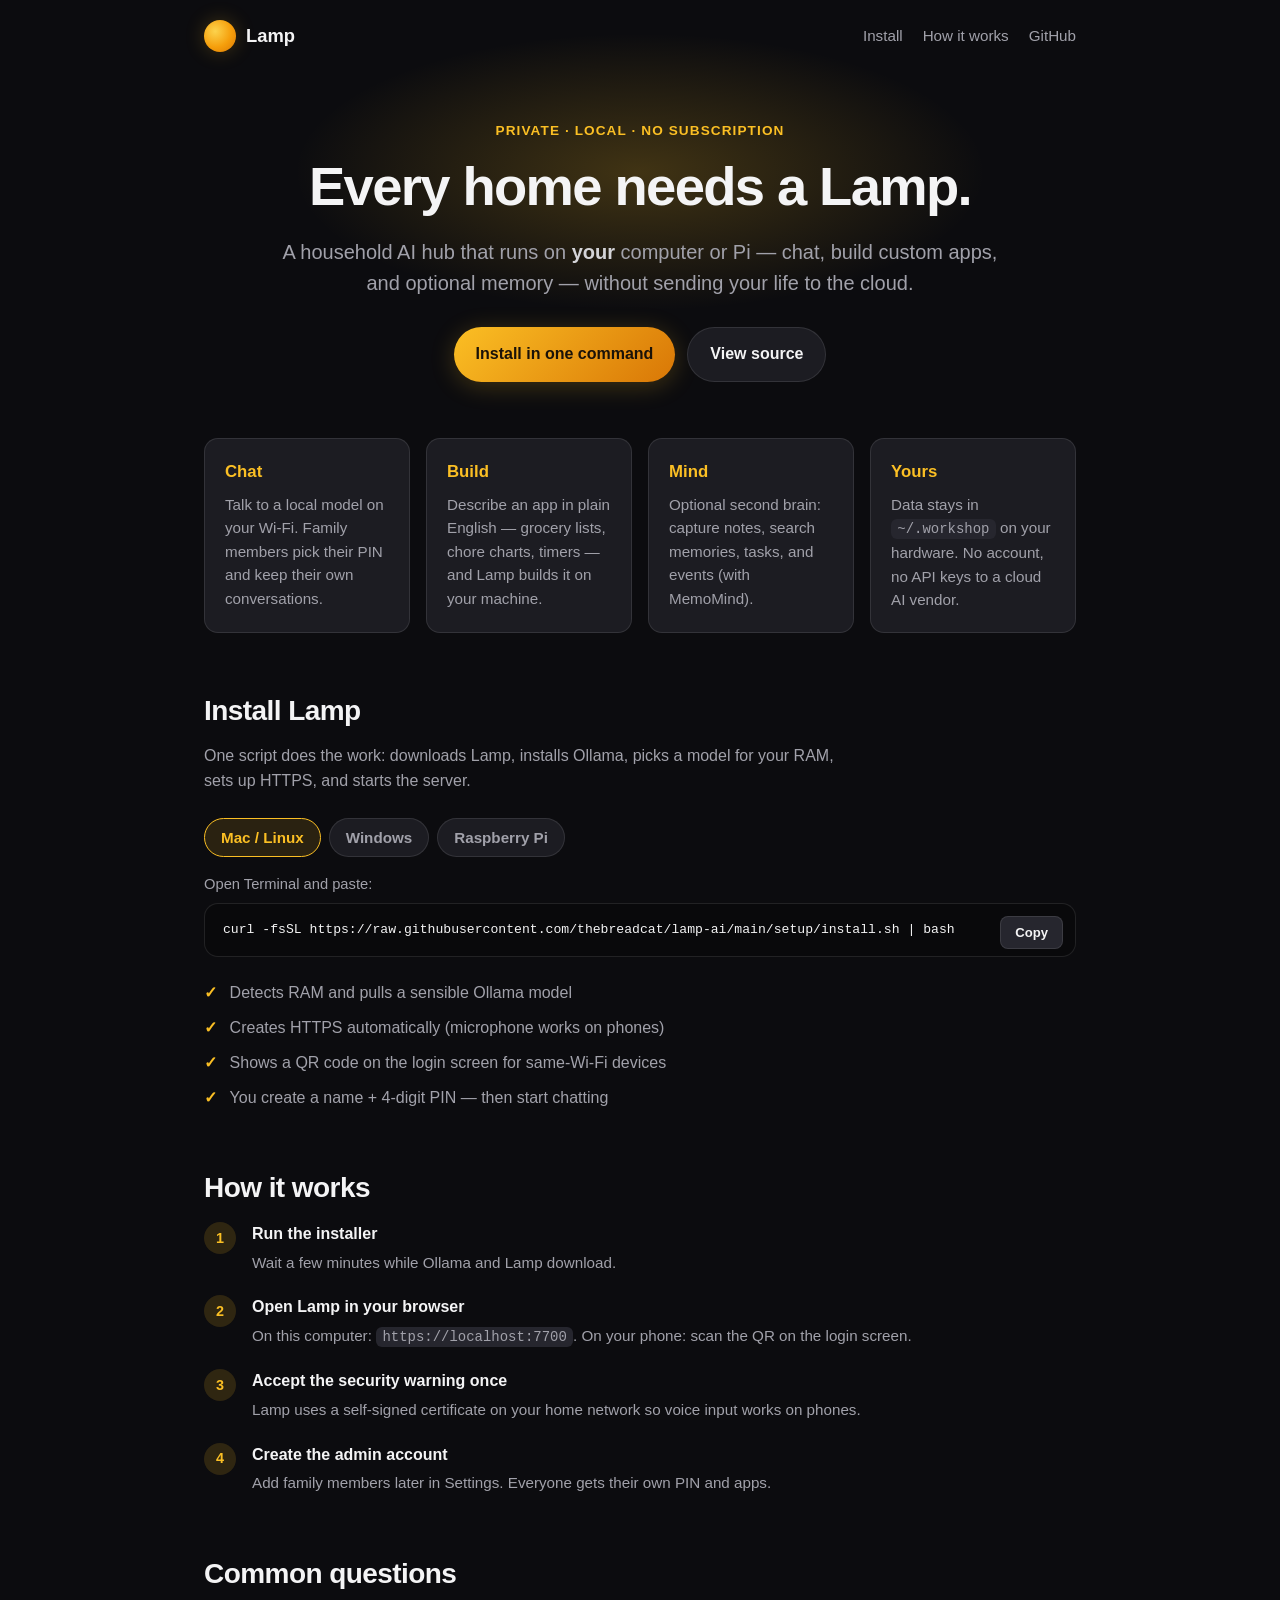
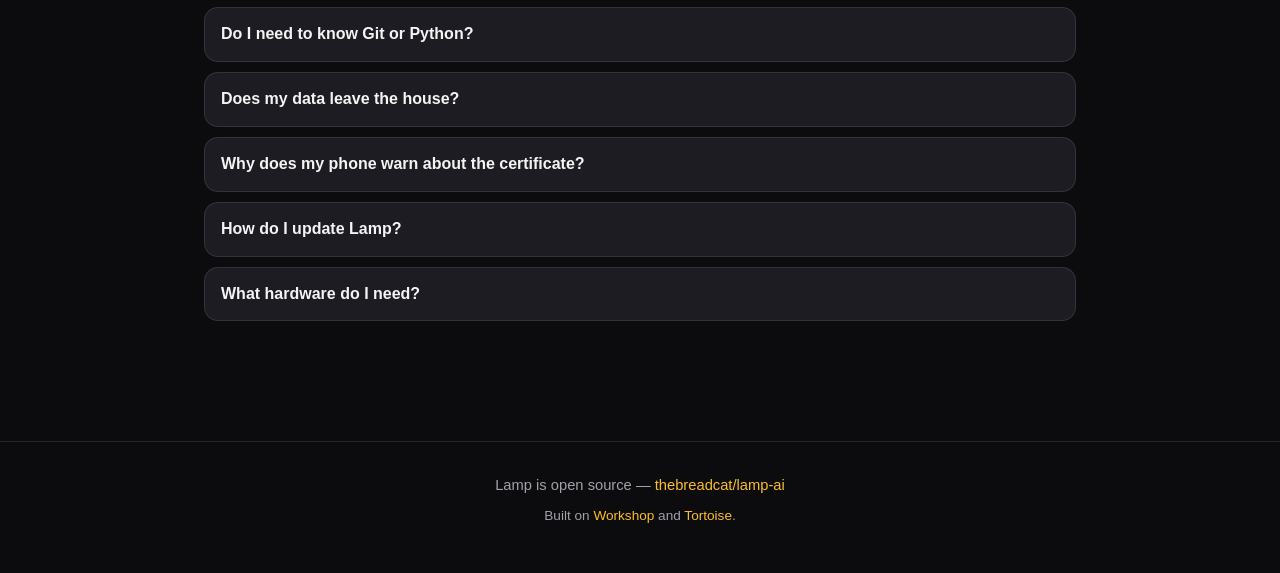
<file: docs/index.html>
<!DOCTYPE html>
<html lang="en">
<head>
  <meta charset="UTF-8">
  <meta name="viewport" content="width=device-width, initial-scale=1">
  <meta name="description" content="Lamp — a private, local AI assistant for your home. One command to install. Chat, build apps, and remember things without cloud accounts.">
  <meta name="theme-color" content="#0c0c0f">
  <title>Lamp — Every home needs a Lamp</title>
  <link rel="icon" href="assets/favicon.svg" type="image/svg+xml">
  <link rel="stylesheet" href="style.css">
</head>
<body>
  <header class="site-header">
    <a class="brand" href="./">
      <span class="brand-mark" aria-hidden="true"></span>
      <span class="brand-name">Lamp</span>
    </a>
    <nav class="site-nav">
      <a href="#install">Install</a>
      <a href="#how">How it works</a>
      <a href="https://github.com/thebreadcat/lamp-ai" target="_blank" rel="noopener">GitHub</a>
    </nav>
  </header>

  <main>
    <section class="hero">
      <div class="hero-glow" aria-hidden="true"></div>
      <p class="eyebrow">Private · Local · No subscription</p>
      <h1>Every home needs a Lamp.</h1>
      <p class="lead">
        A household AI hub that runs on <em>your</em> computer or Pi — chat, build custom apps,
        and optional memory — without sending your life to the cloud.
      </p>
      <div class="hero-actions">
        <a class="btn btn-primary" href="#install">Install in one command</a>
        <a class="btn btn-secondary" href="https://github.com/thebreadcat/lamp-ai" target="_blank" rel="noopener">View source</a>
      </div>
    </section>

    <section class="features" aria-label="Features">
      <article class="feature-card">
        <h2>Chat</h2>
        <p>Talk to a local model on your Wi‑Fi. Family members pick their PIN and keep their own conversations.</p>
      </article>
      <article class="feature-card">
        <h2>Build</h2>
        <p>Describe an app in plain English — grocery lists, chore charts, timers — and Lamp builds it on your machine.</p>
      </article>
      <article class="feature-card">
        <h2>Mind</h2>
        <p>Optional second brain: capture notes, search memories, tasks, and events (with MemoMind).</p>
      </article>
      <article class="feature-card">
        <h2>Yours</h2>
        <p>Data stays in <code>~/.workshop</code> on your hardware. No account, no API keys to a cloud AI vendor.</p>
      </article>
    </section>

    <section id="install" class="install">
      <h2>Install Lamp</h2>
      <p class="section-lead">One script does the work: downloads Lamp, installs Ollama, picks a model for your RAM, sets up HTTPS, and starts the server.</p>

      <div class="platform-tabs" role="tablist">
        <button type="button" class="tab active" role="tab" aria-selected="true" data-panel="mac">Mac / Linux</button>
        <button type="button" class="tab" role="tab" aria-selected="false" data-panel="win">Windows</button>
        <button type="button" class="tab" role="tab" aria-selected="false" data-panel="pi">Raspberry Pi</button>
      </div>

      <div class="panel active" id="panel-mac" role="tabpanel">
        <p class="panel-hint">Open Terminal and paste:</p>
        <div class="code-block">
          <pre id="cmd-mac">curl -fsSL https://raw.githubusercontent.com/thebreadcat/lamp-ai/main/setup/install.sh | bash</pre>
          <button type="button" class="copy-btn" data-copy="cmd-mac">Copy</button>
        </div>
      </div>

      <div class="panel" id="panel-win" role="tabpanel" hidden>
        <p class="panel-hint">Open PowerShell and paste:</p>
        <div class="code-block">
          <pre id="cmd-win">irm https://raw.githubusercontent.com/thebreadcat/lamp-ai/main/setup/install.ps1 | iex</pre>
          <button type="button" class="copy-btn" data-copy="cmd-win">Copy</button>
        </div>
        <p class="panel-note">Or download <a href="https://github.com/thebreadcat/lamp-ai/blob/main/setup/install.bat">install.bat</a> from GitHub and double‑click it.</p>
      </div>

      <div class="panel" id="panel-pi" role="tabpanel" hidden>
        <p class="panel-hint">For a dedicated home device (Pi 4/5):</p>
        <div class="code-block">
          <pre id="cmd-pi">curl -fsSL https://raw.githubusercontent.com/thebreadcat/lamp-ai/main/setup/first-boot.sh | sudo bash</pre>
          <button type="button" class="copy-btn" data-copy="cmd-pi">Copy</button>
        </div>
        <p class="panel-note">Creates a Wi‑Fi setup hotspot, installs Ollama, and serves at <strong>lamp.local</strong>. See the <a href="https://github.com/thebreadcat/lamp-ai/blob/main/setup/README.md">Pi setup guide</a>.</p>
      </div>

      <ul class="install-checklist">
        <li>Detects RAM and pulls a sensible Ollama model</li>
        <li>Creates HTTPS automatically (microphone works on phones)</li>
        <li>Shows a QR code on the login screen for same‑Wi‑Fi devices</li>
        <li>You create a name + 4‑digit PIN — then start chatting</li>
      </ul>
    </section>

    <section id="how" class="steps">
      <h2>How it works</h2>
      <ol class="step-list">
        <li>
          <strong>Run the installer</strong>
          <span>Wait a few minutes while Ollama and Lamp download.</span>
        </li>
        <li>
          <strong>Open Lamp in your browser</strong>
          <span>On this computer: <code>https://localhost:7700</code>. On your phone: scan the QR on the login screen.</span>
        </li>
        <li>
          <strong>Accept the security warning once</strong>
          <span>Lamp uses a self‑signed certificate on your home network so voice input works on phones.</span>
        </li>
        <li>
          <strong>Create the admin account</strong>
          <span>Add family members later in Settings. Everyone gets their own PIN and apps.</span>
        </li>
      </ol>
    </section>

    <section class="faq">
      <h2>Common questions</h2>
      <details>
        <summary>Do I need to know Git or Python?</summary>
        <p>No. The installer handles downloads, Ollama, HTTPS, and starting the server. You only need a Mac, PC, or Pi with internet for the first run.</p>
      </details>
      <details>
        <summary>Does my data leave the house?</summary>
        <p>Chat and apps run against a model on your machine (via Ollama). Nothing is sent to Lamp’s servers — there aren’t any.</p>
      </details>
      <details>
        <summary>Why does my phone warn about the certificate?</summary>
        <p>Browsers require HTTPS for the microphone off‑localhost. Lamp generates a private certificate for your Wi‑Fi. Tap through the warning once per device — that’s normal for self‑hosted home software.</p>
      </details>
      <details>
        <summary>How do I update Lamp?</summary>
        <p>When an update is available, admins see a banner in Lamp. Stop the server, then run <code>python3 lamp.py --update</code> from your Lamp folder (or <code>./setup/update.sh</code>). Your data in <code>~/.workshop</code> is kept. Restart Lamp when it finishes.</p>
      </details>
      <details>
        <summary>What hardware do I need?</summary>
        <p>A Mac or PC with 8 GB+ RAM works well. For an always‑on home hub, a Raspberry Pi 4 (4 GB+) or Pi 5 is ideal — see the <a href="https://github.com/thebreadcat/lamp-ai/blob/main/PI-REQUIREMENTS.md">Pi requirements</a>.</p>
      </details>
    </section>
  </main>

  <footer class="site-footer">
    <p>Lamp is open source — <a href="https://github.com/thebreadcat/lamp-ai">thebreadcat/lamp-ai</a></p>
    <p class="footer-sub">Built on <a href="https://github.com/thebreadcat/workshop">Workshop</a> and <a href="https://github.com/thebreadcat/tortoise">Tortoise</a>.</p>
  </footer>

  <script>
    document.querySelectorAll(".platform-tabs .tab").forEach((tab) => {
      tab.addEventListener("click", () => {
        document.querySelectorAll(".platform-tabs .tab").forEach((t) => {
          t.classList.toggle("active", t === tab);
          t.setAttribute("aria-selected", t === tab ? "true" : "false");
        });
        document.querySelectorAll(".panel").forEach((p) => {
          const on = p.id === "panel-" + tab.dataset.panel;
          p.classList.toggle("active", on);
          p.hidden = !on;
        });
      });
    });
    document.querySelectorAll(".copy-btn").forEach((btn) => {
      btn.addEventListener("click", async () => {
        const id = btn.dataset.copy;
        const text = document.getElementById(id)?.textContent?.trim();
        if (!text) return;
        try {
          await navigator.clipboard.writeText(text);
          const prev = btn.textContent;
          btn.textContent = "Copied!";
          setTimeout(() => { btn.textContent = prev; }, 1600);
        } catch (_) {
          btn.textContent = "Select & copy";
        }
      });
    });
  </script>
</body>
</html>
</file>
<file: docs/style.css>
*, *::before, *::after { box-sizing: border-box; margin: 0; padding: 0; }

:root {
  color-scheme: dark;
  --bg: #0c0c0f;
  --surface: #1c1c22;
  --surface-raised: #26262e;
  --border: rgba(255, 255, 255, 0.1);
  --text: #f4f4f5;
  --muted: #a1a1aa;
  --accent: #fbbf24;
  --accent-d: #d97706;
  --accent-glow: rgba(251, 191, 36, 0.22);
  --on-accent: #1a1208;
  --r: 14px;
  --max: 920px;
  font-family: -apple-system, BlinkMacSystemFont, "Segoe UI", Roboto, Helvetica, Arial, sans-serif;
  line-height: 1.55;
  background: var(--bg);
  color: var(--text);
}

body { min-height: 100vh; }

a { color: var(--accent); text-decoration: none; }
a:hover { text-decoration: underline; }

code {
  font-family: ui-monospace, SFMono-Regular, Menlo, Monaco, Consolas, monospace;
  font-size: 0.92em;
  background: var(--surface-raised);
  padding: 0.15em 0.45em;
  border-radius: 6px;
}

.site-header {
  display: flex;
  align-items: center;
  justify-content: space-between;
  gap: 16px;
  max-width: var(--max);
  margin: 0 auto;
  padding: 20px 24px;
}

.brand {
  display: flex;
  align-items: center;
  gap: 10px;
  color: var(--text);
  text-decoration: none;
  font-weight: 700;
  font-size: 1.15rem;
}

.brand-mark {
  width: 32px;
  height: 32px;
  border-radius: 50%;
  background: radial-gradient(circle at 35% 35%, #fcd34d, #f59e0b 55%, #d97706);
  box-shadow: 0 0 20px var(--accent-glow);
}

.site-nav {
  display: flex;
  gap: 20px;
  font-size: 0.95rem;
}

.site-nav a { color: var(--muted); text-decoration: none; }
.site-nav a:hover { color: var(--text); }

main {
  max-width: var(--max);
  margin: 0 auto;
  padding: 0 24px 64px;
}

.hero {
  position: relative;
  text-align: center;
  padding: 48px 0 56px;
}

.hero-glow {
  position: absolute;
  inset: -40px 10% auto;
  height: 280px;
  background: radial-gradient(ellipse at center, var(--accent-glow), transparent 70%);
  pointer-events: none;
}

.eyebrow {
  position: relative;
  font-size: 0.85rem;
  font-weight: 600;
  letter-spacing: 0.08em;
  text-transform: uppercase;
  color: var(--accent);
  margin-bottom: 16px;
}

.hero h1 {
  position: relative;
  font-size: clamp(2.2rem, 6vw, 3.4rem);
  font-weight: 700;
  letter-spacing: -0.03em;
  line-height: 1.1;
  margin-bottom: 20px;
}

.lead {
  position: relative;
  font-size: clamp(1.05rem, 2.5vw, 1.25rem);
  color: var(--muted);
  max-width: 36em;
  margin: 0 auto 28px;
}

.lead em { color: var(--subtle, #d4d4d8); font-style: normal; font-weight: 600; }

.hero-actions {
  position: relative;
  display: flex;
  flex-wrap: wrap;
  gap: 12px;
  justify-content: center;
}

.btn {
  display: inline-flex;
  align-items: center;
  justify-content: center;
  padding: 14px 22px;
  border-radius: 999px;
  font-weight: 600;
  font-size: 1rem;
  text-decoration: none;
  border: none;
  cursor: pointer;
  transition: transform 0.15s ease, box-shadow 0.15s ease;
}

.btn:hover { transform: translateY(-1px); text-decoration: none; }

.btn-primary {
  background: linear-gradient(135deg, var(--accent), var(--accent-d));
  color: var(--on-accent);
  box-shadow: 0 4px 24px var(--accent-glow);
}

.btn-secondary {
  background: var(--surface);
  color: var(--text);
  border: 1px solid var(--border);
}

.features {
  display: grid;
  grid-template-columns: repeat(auto-fit, minmax(200px, 1fr));
  gap: 16px;
  margin-bottom: 56px;
}

.feature-card {
  background: var(--surface);
  border: 1px solid var(--border);
  border-radius: var(--r);
  padding: 20px;
}

.feature-card h2 {
  font-size: 1.05rem;
  margin-bottom: 8px;
  color: var(--accent);
}

.feature-card p { font-size: 0.95rem; color: var(--muted); }

.install, .steps, .faq {
  margin-bottom: 56px;
}

.install h2, .steps h2, .faq h2 {
  font-size: 1.75rem;
  margin-bottom: 12px;
  letter-spacing: -0.02em;
}

.section-lead {
  color: var(--muted);
  margin-bottom: 24px;
  max-width: 40em;
}

.platform-tabs {
  display: flex;
  flex-wrap: wrap;
  gap: 8px;
  margin-bottom: 16px;
}

.tab {
  padding: 10px 16px;
  border-radius: 999px;
  border: 1px solid var(--border);
  background: var(--surface);
  color: var(--muted);
  font-size: 0.95rem;
  font-weight: 600;
  cursor: pointer;
}

.tab.active {
  background: rgba(251, 191, 36, 0.12);
  border-color: var(--accent);
  color: var(--accent);
}

.code-block {
  position: relative;
  background: #09090b;
  border: 1px solid var(--border);
  border-radius: var(--r);
  padding: 16px 88px 16px 18px;
  margin-bottom: 12px;
}

.code-block pre {
  overflow-x: auto;
  font-family: ui-monospace, SFMono-Regular, Menlo, Monaco, Consolas, monospace;
  font-size: 0.82rem;
  line-height: 1.5;
  white-space: pre-wrap;
  word-break: break-all;
}

.copy-btn {
  position: absolute;
  top: 12px;
  right: 12px;
  padding: 8px 14px;
  border-radius: 8px;
  border: 1px solid var(--border);
  background: var(--surface-raised);
  color: var(--text);
  font-size: 0.82rem;
  font-weight: 600;
  cursor: pointer;
}

.copy-btn:hover { border-color: var(--accent); color: var(--accent); }

.panel-note {
  font-size: 0.92rem;
  color: var(--muted);
  margin-bottom: 20px;
}

.panel-hint {
  font-size: 0.92rem;
  color: var(--muted);
  margin-bottom: 8px;
}

.install-checklist {
  list-style: none;
  margin-top: 24px;
  display: grid;
  gap: 10px;
}

.install-checklist li {
  padding-left: 1.6em;
  position: relative;
  color: var(--muted);
}

.install-checklist li::before {
  content: "✓";
  position: absolute;
  left: 0;
  color: var(--accent);
  font-weight: 700;
}

.step-list {
  list-style: none;
  counter-reset: step;
  display: grid;
  gap: 20px;
}

.step-list li {
  counter-increment: step;
  padding-left: 3rem;
  position: relative;
}

.step-list li::before {
  content: counter(step);
  position: absolute;
  left: 0;
  top: 0;
  width: 2rem;
  height: 2rem;
  border-radius: 50%;
  background: rgba(251, 191, 36, 0.15);
  color: var(--accent);
  font-weight: 700;
  display: flex;
  align-items: center;
  justify-content: center;
  font-size: 0.9rem;
}

.step-list strong {
  display: block;
  margin-bottom: 4px;
}

.step-list span { color: var(--muted); font-size: 0.95rem; }

.faq details {
  border: 1px solid var(--border);
  border-radius: var(--r);
  padding: 14px 16px;
  margin-bottom: 10px;
  background: var(--surface);
}

.faq summary {
  cursor: pointer;
  font-weight: 600;
  list-style: none;
}

.faq summary::-webkit-details-marker { display: none; }

.faq p {
  margin-top: 10px;
  color: var(--muted);
  font-size: 0.95rem;
}

.site-footer {
  text-align: center;
  padding: 32px 24px 48px;
  border-top: 1px solid var(--border);
  color: var(--muted);
  font-size: 0.92rem;
}

.footer-sub { margin-top: 8px; font-size: 0.85rem; }

@media (max-width: 600px) {
  .site-header { flex-direction: column; align-items: flex-start; }
  .code-block { padding-right: 16px; padding-bottom: 52px; }
  .copy-btn { top: auto; bottom: 12px; right: 12px; }
}
</file>
